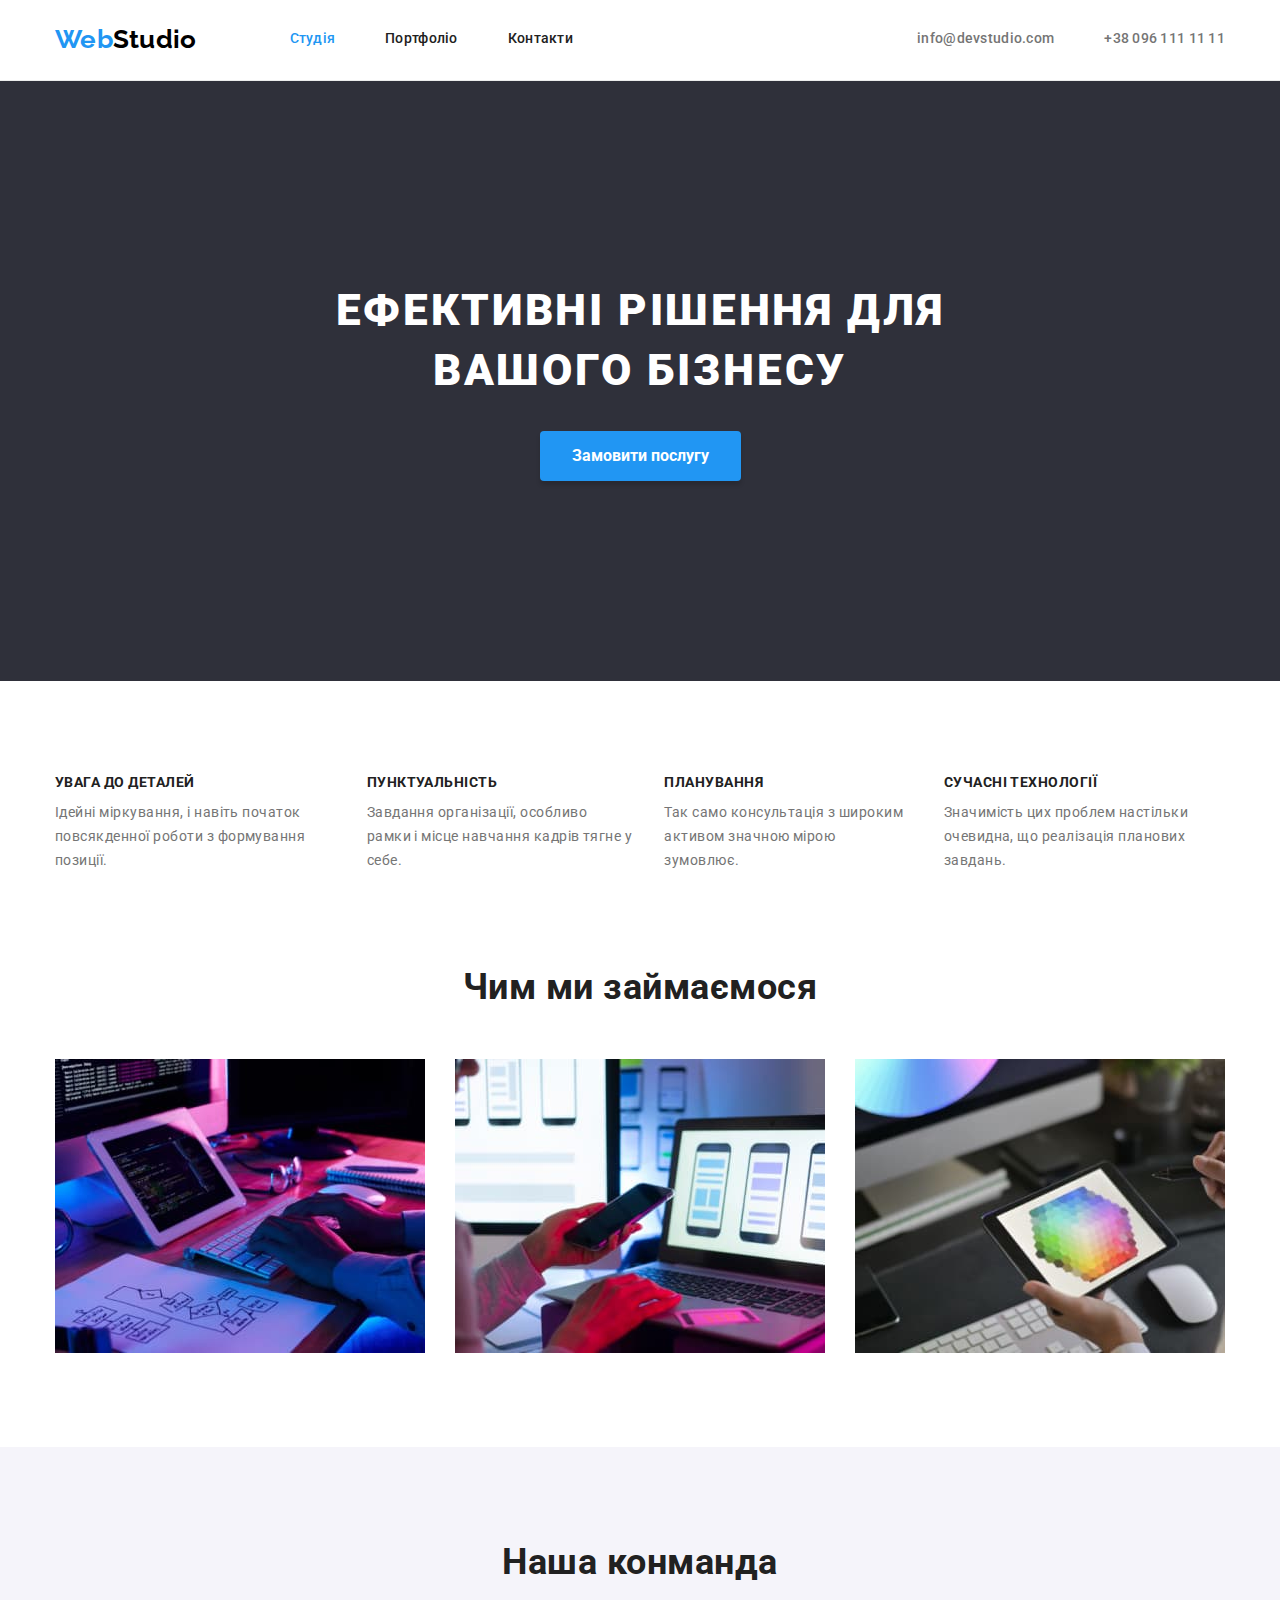
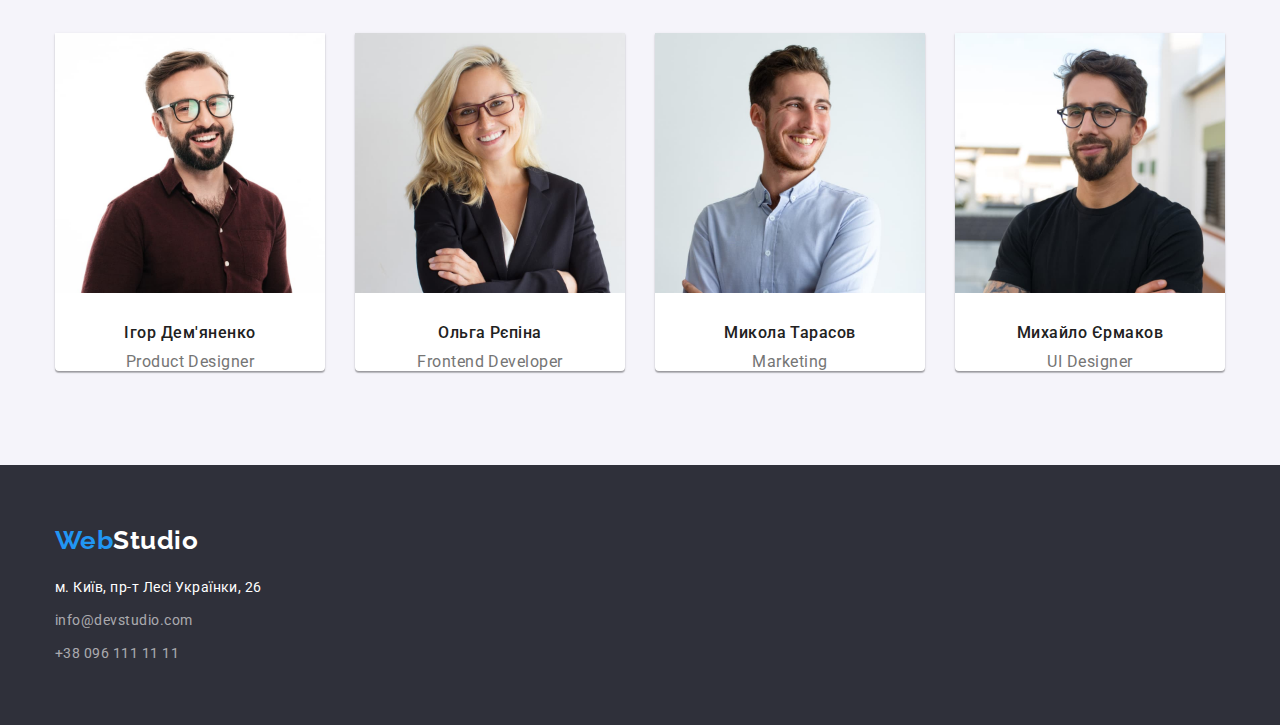
<file: index.html>
<!DOCTYPE html>
<html lang="uk">
<head>
    <meta charset="UTF-8">
    <meta http-equiv="X-UA-Compatible" content="IE=edge">
    <meta name="viewport" content="width=device-width, initial-scale=1.0">
    <title>Document</title>
    <link rel="stylesheet" href="https://cdn.jsdelivr.net/npm/modern-normalize@1.1.0/modern-normalize.min.css">
    <link rel="preconnect" href="https://fonts.googleapis.com">
    <link rel="preconnect" href="https://fonts.gstatic.com" crossorigin>
    <link href="https://fonts.googleapis.com/css2?family=Raleway:wght@700&family=Roboto:wght@400;500;700;900&display=swap"
        rel="stylesheet">
    <link rel="stylesheet" href="./css/styles.css">
</head>
<body>
    <!-- шапка сайта -->
    <header class="page-header">
        <div class="container page-header-container">
            <nav class="page-nav">
                <a class="link page-logo" href="./index.html">
                    <span class="logo-web">Web</span>Studio
                </a>
                <ul class="header-nav">
                    <li class="menu-item current-page menu-item"><a class="link studio" href="./index.html">Студія</a></li>
                    <li class="menu-item"><a class="link portfolio" href="./portfolio.html">Портфоліо</a></li>
                    <li class="menu-item"><a class="link contact" href="#">Контакти</a></li>
                </ul>
            </nav>
                <ul class="mail-tel">
                    <li class="email"><a class="link mailto" href="mailto:info@devstudio.com" lang="en">info@devstudio.com</a></li>
                    <li class="numtel"><a class="link tel" href="tel:+380961111111">+38 096 111 11 11</a></li>
                </ul>
        </div>
    </header>
    
    <!-- основний контент -->

    <main>

        <!-- перша секція -->

        <section class="first-section">
            <div class="container">
                <h1 class="effect-solut"> 
                    Ефективні рішення для </br>вашого бізнесу
                </h1>
                <button class="open-btn" type="button">
                    Замовити послугу
                </button>
            </div>
        </section>

        <!-- друга секція -->

        <section class="second-section">
            <div class="container"> 
            <h2 class="our-features">Наші  особливості</h2>
            <ul class="secd-sect-list">
                <li class="secd-sect-item">
                    <h3 class="secd-sect-title">Увага до деталей</h3>
                    <p class="secd-sect-text">Ідейні міркування, і навіть початок повсякденної роботи з формування позиції.</p>
                </li>
                <li class="secd-sect-item">
                    <h3 class="secd-sect-title">Пунктуальність</h3>
                    <p class="secd-sect-text">Завдання організації, особливо рамки і місце навчання кадрів тягне у себе.</p>
                </li>
                <li class="secd-sect-item">
                    <h3 class="secd-sect-title">Планування</h3>
                    <p class="secd-sect-text">Так само консультація з широким активом значною мірою зумовлює.</p>
                </li>
                <li class="secd-sect-item">
                    <h3 class="secd-sect-title">Сучасні технології</h3>
                    <p class="secd-sect-text">Значимість цих проблем настільки очевидна, що реалізація планових завдань.</p>
                </li>
            </ul>
            </div>
        </section>

        <!-- третя секціяя -->

        <section class="thrid-section">
            <div class="container">
            <h2 class="what-we-do">Чим ми займаємося</h2>
            <ul class="thrid-sec-list">
                <li class="thr-sec-item"><img src="./images/person-is-typing.jpg" alt="людина друкує на комп'ютерів" width="370"> </li>
                <li class="thr-sec-item"><img src="./images/man-looks-at-the-phone.jpg" alt="людина дивиться в телефон" width="370"> </li>
                <li class="thr-sec-item"><img src="./images/man-looks-at-a-tablet.jpg" alt="людина дивиться на планшет" width="370"> </li>
            </ul>
            </div>
        </section>
        
        <!-- четверта секція -->

        <section class="fourth-section">
            <div class="container">
            <h2 class="our-team">Наша конманда</h2>
            <ul class="fourth-sec-list">
                <li class="fourth-sec-items">
                    <img class="photo-teammate" src="./images/photo-of-person1.jpg" alt="Ігор Дем'яненко" width="270">
                    <div class="name-prof-teammate">
                    <h3 class="name-teammate">Ігор Дем'яненко</h3>
                    <p class="prof-teammate">Product Designer</p>
                    </div>
                </li>
                <li class="fourth-sec-items">
                    <img class="photo-teammate" src="./images/photo-of-person2.jpg" alt="Ольга Рєпіна" width="270">
                    <div class="name-prof-teammate">
                    <h3 class="name-teammate">Ольга Рєпіна</h3>
                    <p class="prof-teammate">Frontend Developer</p>
                    </div>
                </li>
                <li class="fourth-sec-items">
                    <img class="photo-teammate" src="./images/photo-of-person3.jpg" alt="Микола Тарасов" width="270">
                    <div class="name-prof-teammate">
                    <h3 class="name-teammate">Микола Тарасов</h3>
                    <p class="prof-teammate">Marketing</p>
                    </div>
                </li>
                <li class="fourth-sec-items">
                    <img class="photo-teammate" src="./images/photo-of-person4.jpg" alt="Михайло Єрмаков" width="270">
                    <div class="name-prof-teammate">
                    <h3 class="name-teammate">Михайло Єрмаков</h3>
                    <p class="prof-teammate">UI Designer</p>
                    </div>
                </li>
            </ul>
            </div>
        </section>
    </main>
    <!-- Футер -->
    <footer class="address-block">
        <div class="container">
        <a class="link page-logo-footer" href="./index.html">
            <span class="logo-web">Web</span>Studio
        </a>
        <address class="footer-address">
            <ul class="footer-contacts">
                <li class="footer-list-item"> <a class="link geoloc" href="https://goo.gl/maps/CPtrU1FHBa2aNyZL9" 
                    target="_blank" 
                    rel="noopener noreferrer nofollow">
                    м. Київ, пр-т Лесі Українки, 26</a></li>
                <li class="mail-tel footer-list-item"><a class="link footer-mail" href="mailto:info@devstudio.com" lang="en">info@devstudio.com</a></li>
                <li class="mail-tel footer-list-item"><a class="link footer-tel" href="tel:+380961111111">+38 096 111 11 11</a></li>
            </ul>
        </address>
        </div>
    </footer>
</body>
</html>
</file>
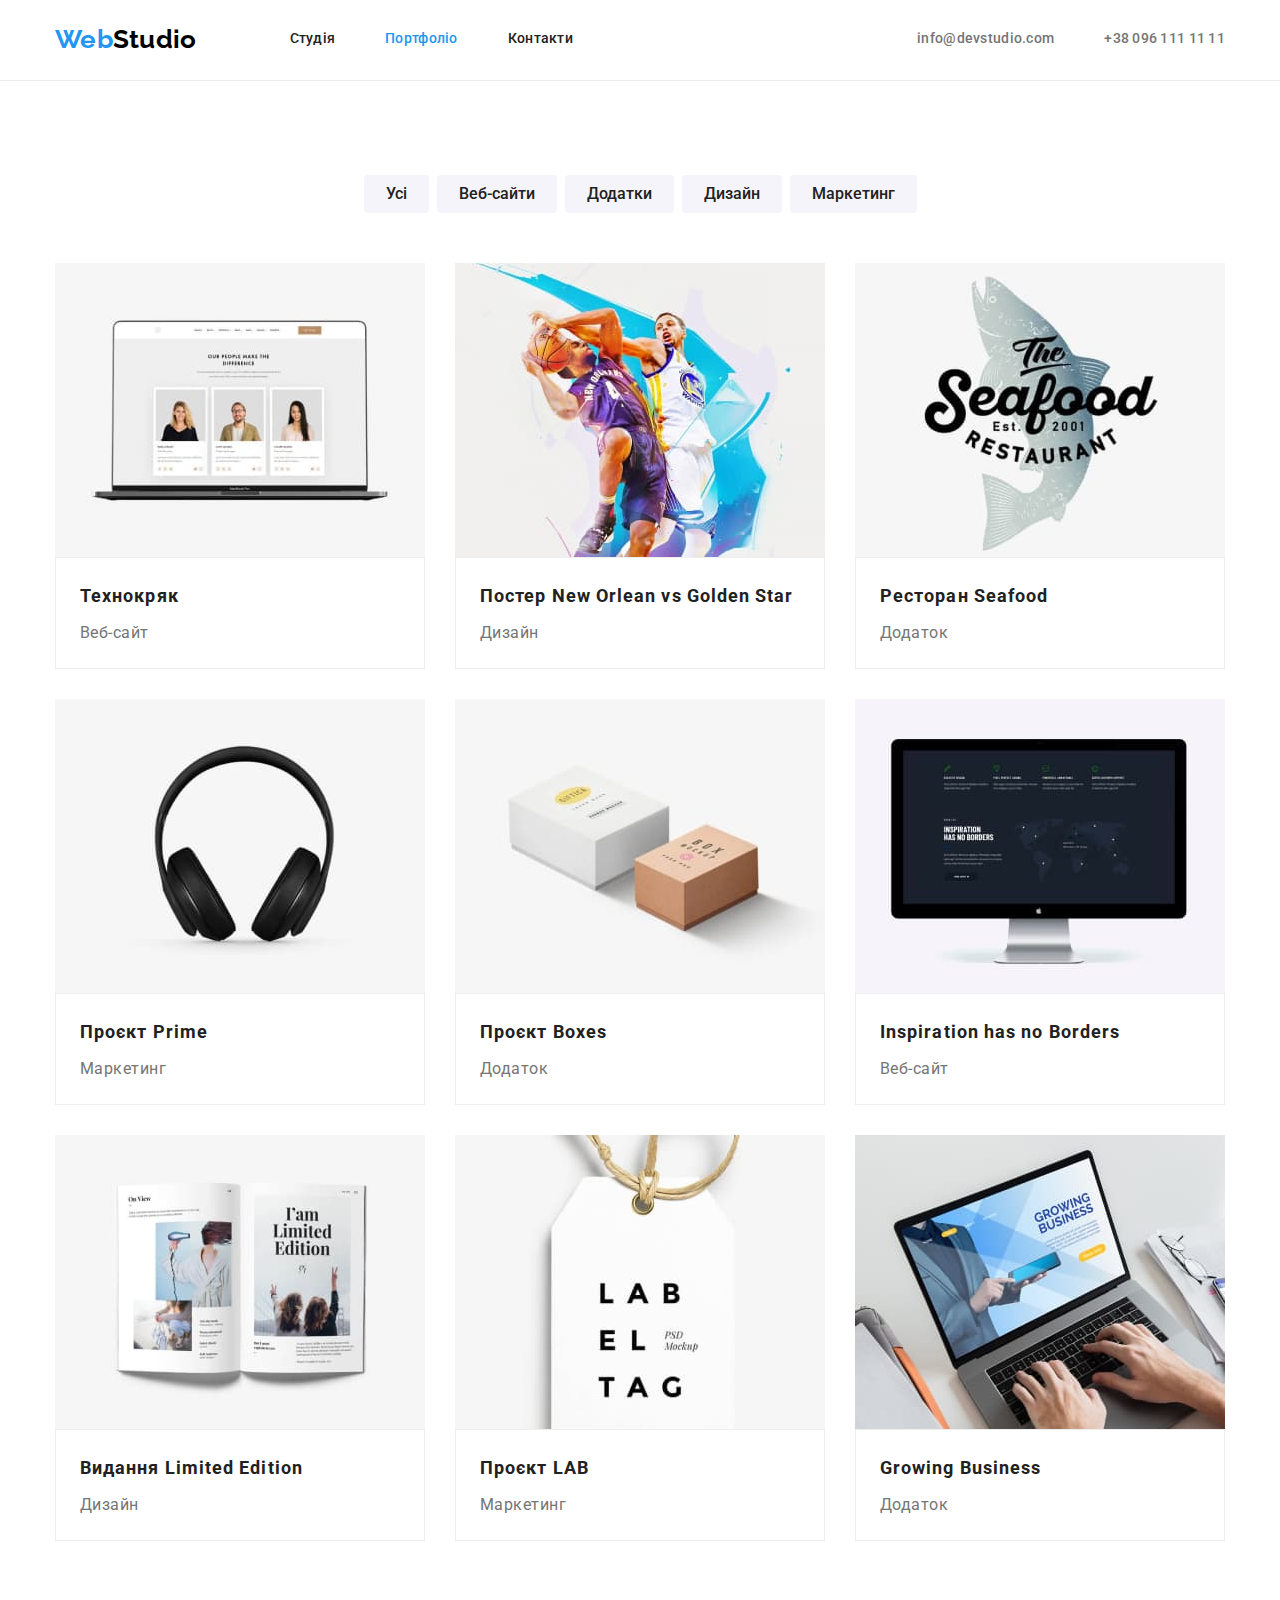
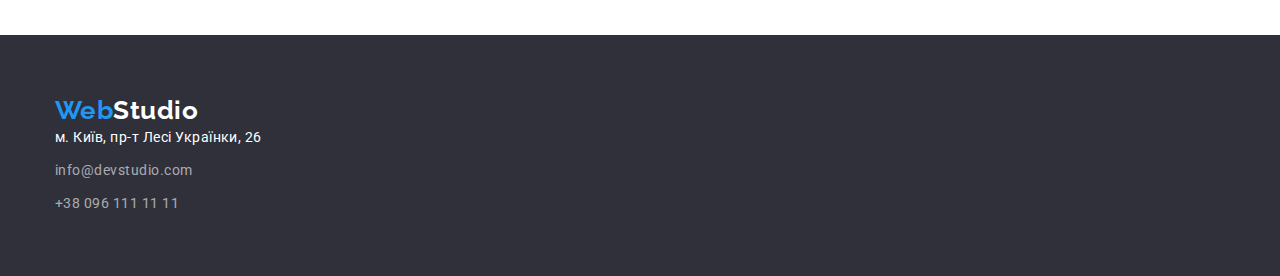
<file: portfolio.html>
<!DOCTYPE html>
<html lang="uk">

<head>
    <meta charset="UTF-8">
    <meta http-equiv="X-UA-Compatible" content="IE=edge">
    <meta name="viewport" content="width=device-width, initial-scale=1.0">
    <title>Document</title>
    <link rel="stylesheet" href="https://cdn.jsdelivr.net/npm/modern-normalize@1.1.0/modern-normalize.min.css">
    <link rel="preconnect" href="https://fonts.googleapis.com">
    <link rel="preconnect" href="https://fonts.gstatic.com" crossorigin>
    <link href="https://fonts.googleapis.com/css2?family=Raleway:wght@700&family=Roboto:wght@400;500;700;900&display=swap"
        rel="stylesheet">
    <link rel="stylesheet" href="./css/styles.css">
</head>

<body>
    <!-- шапка сайта -->
    <header class="page-header">
        <div class="container page-header-container">
            <nav class="page-nav">
                <a class="link page-logo" href="./index.html">
                    <span class="logo-web">Web</span>Studio
                </a>
                <ul class="header-nav">
                    <li class="menu-item"><a class="link studio" href="./index.html">Студія</a></li>
                    <li class="menu-item current-page menu-item"><a class="link portfolio" href="./portfolio.html">Портфоліо</a></li>
                    <li class="menu-item"><a class="link contact" href="#">Контакти</a></li>
                </ul>
            </nav>
            <ul class="mail-tel">
                <li class="email"><a class="link mailto" href="mailto:info@devstudio.com" lang="en">info@devstudio.com</a>
                </li>
                <li class="numtel"><a class="link tel" href="tel:+380961111111">+38 096 111 11 11</a></li>
            </ul>
        </div>
    </header>

    <!-- Основний контент -->
    <main>
        <section class="portfolio-section">
            <div class="container page-portfolio-container">
            <h1 class="portfolio-title">Портфоліо</h1>
            <ul class="portfolio-filter">
                <li>
                    <button class="portfolio-filter-btn" type="button">Усі</button>
                </li>
                <li>
                    <button class="portfolio-filter-btn" type="button">Веб-сайти</button>
                </li>
                <li>
                    <button class="portfolio-filter-btn" type="button">Додатки</button>
                </li>
                <li>
                    <button class="portfolio-filter-btn" type="button">Дизайн</button>
                </li>
                <li>
                    <button class="portfolio-filter-btn" type="button">Маркетинг</button>
                </li>
            </ul>
            <ul class="portfolio-list">
                <li class="portfolio-list-item">
                    <a class="link" href="#"><img src="./images/technocrack.jpg" alt="Ноутбук" width="370">
                    <div class="port-title-text">
                        <h2 class="portfolio-list-title">Технокряк</h2>
                        <p class="portfolio-list-text">Веб-сайт</p>
                    </div>
                    </a>
                </li>
                <li class="portfolio-list-item">
                    <a class="link" href="#"><img src="./images/neworlean.jpg" alt="Два баскетболіста" width="370">
                    <div class="port-title-text">
                        <h2 class="portfolio-list-title">Постер <span lang="en">New Orlean vs Golden Star</span></h2>
                        <p class="portfolio-list-text">Дизайн</p>
                    </div>
                    </a>
                </li>
                <li class="portfolio-list-item">
                    <a class="link" href="#"><img src="./images/seafood.jpg" alt="Логотип ресторану" width="370">
                    <div class="port-title-text">
                        <h2 class="portfolio-list-title">Ресторан <span lang="en">Seafood</span></h2>
                        <p class="portfolio-list-text">Додаток</p>
                    </div>
                    </a>
                </li>
                <li class="portfolio-list-item">
                    <a class="link" href="#"><img src="./images/prime.jpg" alt="Навушники" width="370">
                    <div class="port-title-text">
                        <h2 class="portfolio-list-title">Проєкт <span lang="en">Prime</span></h2>
                        <p class="portfolio-list-text">Маркетинг</p>
                    </div>
                    </a>
                </li>
                <li class="portfolio-list-item">
                    <a class="link" href="#"><img src="./images/boxes.jpg" alt="Дві коробки" width="370">
                    <div class="port-title-text">
                        <h2 class="portfolio-list-title">Проєкт <span lang="en">Boxes</span></h2>
                        <p class="portfolio-list-text">Додаток</p>
                    </div>
                    </a>
                </li>
                <li class="portfolio-list-item">
                    <a class="link" href="#"><img src="./images/inspiration.jpg" alt="Монітор" width="370">
                    <div class="port-title-text">
                        <h2 class="portfolio-list-title" lang="en">Inspiration has no Borders</h2>
                        <p class="portfolio-list-text">Веб-сайт</p>
                    </div>
                    </a>
                </li>
                <li class="portfolio-list-item">
                    <a class="link" href="#"><img src="./images/limedit.jpg" alt="Розгорнута книга" width="370">
                    <div class="port-title-text">
                        <h2 class="portfolio-list-title">Видання <span lang="en">Limited Edition</span></h2>
                        <p class="portfolio-list-text">Дизайн</p>
                    </div>
                    </a>
                </li>
                <li class="portfolio-list-item">
                    <a class="link" href="#"><img src="./images/lab.jpg" alt="Бірка" width="370">
                    <div class="port-title-text">
                        <h2 class="portfolio-list-title">Проєкт <span lang="en">LAB</span></h2>
                        <p class="portfolio-list-text">Маркетинг</p>
                    </div>
                    </a>
                </li>
                <li class="portfolio-list-item">
                    <a class="link" href="#"><img src="./images/business.jpg" alt="Ноутбук" width="370">
                    <div class="port-title-text">
                        <h2 class="portfolio-list-title" lang="en">Growing Business</h2>
                        <p class="portfolio-list-text">Додаток</p>
                    </div>
                    </a>
                </li>
            </ul>
            </div>
        </section>
    </main>

    <!-- Футер -->
    <footer class="address-block">
        <div class="container">
            <a class="link page-logo-footer" href="./index.html">
                <span class="logo-web">Web</span>Studio
            </a>
            <address>
                <ul class="footer-contacts">
                    <li class="footer-list-item"> <a class="link geoloc" href="https://goo.gl/maps/CPtrU1FHBa2aNyZL9"
                            target="_blank" rel="noopener noreferrer nofollow">
                            м. Київ, пр-т Лесі Українки, 26</a></li>
                    <li class="mail-tel footer-list-item"><a class="link footer-mail" href="mailto:info@devstudio.com"
                            lang="en">info@devstudio.com</a></li>
                    <li class="mail-tel footer-list-item"><a class="link footer-tel" href="tel:+380961111111">+38 096 111 11
                            11</a></li>
                </ul>
            </address>
        </div>
    </footer>
    </body>
    
    </html>
</file>
<file: css/styles.css>
/* стилі головної сторінки, хедера і футера */

h1,
h2,
h3,
h4,
p {
    margin-top: 0;
    margin-bottom: 0;
}

ul,
ol {
    margin-top: 0;
    margin-bottom: 0;
    padding-left: 0;
}

:root {
    --dark-color: #212121;
    --grey-color: #757575;
    --another-grey: #2F303A;
    --black-color: #000;
    --blue-color: #2196F3;
    --white-color: #ffffff; 
    --another-white: #F5F4FA;
    --border-header-color: #ECECEC;
    --border-items-color: #EEEEEE;

}

body {
    font-family: 'Roboto', sans-serif;
    background-color: var(--white-color);
    letter-spacing: 0.03em;
    color: var(--grey-color);
}

.container {
    width: 1200px;
    margin-right: auto;
    margin-left: auto;
    padding-left: 15px;
    padding-right: 15px;

}

/* стилі хедера */

.page-header-container {
    display: flex;
    align-items: center;
    justify-content: space-between;
}

.page-nav {
    display: flex;
    align-items: center;
}

.page-header {
    font-weight: 500;
    font-size: 14px;
    line-height: 1.14;
    letter-spacing: 0.02em;
    padding-top: 24px;
    padding-bottom: 25px;
    border-bottom: 1px solid var(--border-header-color);
}

.page-logo {
    font-family: 'Raleway', sans-serif;
    font-weight: 700;
    font-size: 26px;
    line-height: 1.19;
    color: var(--black-color);
    margin-right: 93px;
    
}

.logo-web {
    color: var(--blue-color);
}

.header-nav a:hover,
.header-nav a:focus, 
.mail-tel a:hover,
.mail-tel a:focus {
    color: var(--blue-color);
}

.current-page a{
    color: var(--blue-color);
}

.header-nav, .mail-tel{
    list-style: none;
    display: flex;
    column-gap: 50px;
    
}

.studio,.portfolio,.contact {
    color: var(--dark-color)
}

.mailto,.tel {
    color: var(--grey-color)
}

.link {
    text-decoration: none;
}

/* стилі першої секції */

.first-section {
    background-color: var(--another-grey);
    padding-top: 200px;
    padding-bottom: 200px;
    text-align: center;
}

.effect-solut {
    color:var(--white-color);
    font-weight: 900;
    font-size: 44px;
    line-height: 1.36;
    letter-spacing: 0.06em;
    text-transform: uppercase;
    margin-bottom: 30px;
}

.open-btn {
    cursor: pointer;
    color: var(--white-color);
    font-weight: 700;
    font-size: 16px;
    line-height: 1.88;
    background-color: var(--blue-color);
    box-shadow: 0px 4px 4px rgba(0, 0, 0, 0.15);
    border-radius: 4px;
    padding: 10px 32px;
    border-width: 0;
    
}

/* стилі другої секції */

.second-section {
    font-size: 14px;
    padding-top: 94px;
    padding-bottom: 94px;
}

.our-features {
    position: absolute;
    white-space: nowrap;
    width: 1px;
    height: 1px;
    overflow: hidden;
    border: 0;
    padding: 0;
    clip: rect(0 0 0 0);
    clip-path: inset(50%);
    margin: -1px;
}

.secd-sect-list {
    list-style: none;
    display: flex;
    align-items: center;
    gap: 30px;
}

.secd-sect-item {
    flex-basis: calc((100%-90px)/4);
}

.secd-sect-title {
    font-weight: 700;
    font-size: 14px;
    line-height: 1.14;
    text-transform: uppercase;
    color: var(--dark-color);
    margin-bottom: 10px;
}

.secd-sect-text {
    font-size: 14px;
    line-height: 1.71;
}

/* стилі третьої секції */

.thrid-section {
    padding-bottom: 94px;
}

.what-we-do {
    color: var(--dark-color);
    font-weight: 700;
    font-size: 36px;
    line-height: 1.17;
    text-align: center;
    margin-bottom: 50px;
}

.thrid-sec-list {
    list-style: none;
    display: flex;
    flex-wrap: wrap;
    gap: 30px;
}

.thr-sec-item {
    flex-basis: calc((100% - 60px) / 3);
}

/* стилі четвертої секції */

.fourth-section {
    background: var(--another-white);
    padding-top: 94px;
    padding-bottom: 94px;
}

img {
    display: block;
}

.our-team {
    font-weight: 700;
    font-size: 36px;
    line-height: 1.17;
    text-align: center;
    color: var(--dark-color);
    margin-bottom: 50px;
}

.fourth-sec-list {
    list-style: none;
    display: flex;
    flex-wrap: wrap;
    gap: 30px;
}

.fourth-sec-items {
    background-color: var(--white-color);
    box-shadow: 0px 1px 3px rgba(0, 0, 0, 0.12), 0px 1px 1px rgba(0, 0, 0, 0.14), 0px 2px 1px rgba(0, 0, 0, 0.2);
    border-radius: 0px 0px 4px 4px;
    flex-basis: calc((100% - 90px) / 4);
}

.photo-teammate {
    margin-right: 0px;
}

.name-prof-teammate {
    padding-top: 30PX;
}

.name-teammate {
    font-weight: 500;
    font-size: 16px;
    color: var(--dark-color);
    margin-bottom: 10px;
    font-size: 16px;
    line-height: 1.19;
    text-align: center;
}

.prof-teammate {
    font-size: 16px;
    line-height: 1.19;
    text-align: center;
}

/* стилі футера */

.address-block {
    background: var(--another-grey);
    padding-top: 60px;
    padding-bottom: 60px;
}

.page-logo-footer {
    font-family: 'Raleway', sans-serif;
    font-weight: 700;
    font-size: 26px;
    line-height: 1.19;
    color: var(--white-color);
}

.footer-address {
    margin-top: 20px;
}

.footer-contacts {
    list-style: none;
    font-style: normal;
    font-size: 14px;
    line-height: 1.71;
}

.geoloc {
    color: var(--white-color);
}

.footer-mail, .footer-tel {
    color: rgba(255, 255, 255, 0.6);
}

.footer-list-item:not(:last-child) {
    margin-bottom: 9px;
}

/* стилі сторінки портфоліо */

.portfolio-section {
    padding-top: 94px;
    padding-bottom: 94px;
}
    
.portfolio-title {
    position: absolute;
    white-space: nowrap;
    width: 1px;
    height: 1px;
    overflow: hidden;
    border: 0;
    padding: 0;
    clip: rect(0 0 0 0);
    clip-path: inset(50%);
    margin: -1px;
}

.portfolio-filter button:hover,
.portfolio-filter button:focus {
    color: var(--white-color);
    background-color: var(--blue-color);
}

.portfolio-filter {
    list-style: none;
    display: flex;
    align-items: center;
    justify-content: center;
    gap: 8px;
    margin-bottom: 50px;
}

.portfolio-filter-btn {
    cursor: pointer;
    font-weight: 500;
    font-size: 16px;
    line-height: 1.63;
    background-color: var(--another-white);
    border-radius: 4px;
    color: var(--dark-color);
    border-color: var(--another-white);
    border-width: 0;
    padding: 6px 22px;
}

.portfolio-list {
    list-style: none;
    display: flex;
    align-items: center;
    gap: 30px;
    flex-wrap: wrap;
}

.portfolio-list-item {
    flex-basis: calc((100% - 60px) / 3);
}

.portfolio-list-title {
    font-weight: 700;
    font-size: 18px;
    line-height: 2;
    letter-spacing: 0.06em;
    margin-bottom: 4px;
    color: var(--dark-color);
}

.portfolio-list-text {
    font-size: 16px;
    line-height: 1.88;
    color: var(--grey-color);
}

.port-title-text {
padding: 20px 24px ;
border: 1px solid var(--border-items-color);
}
</file>
